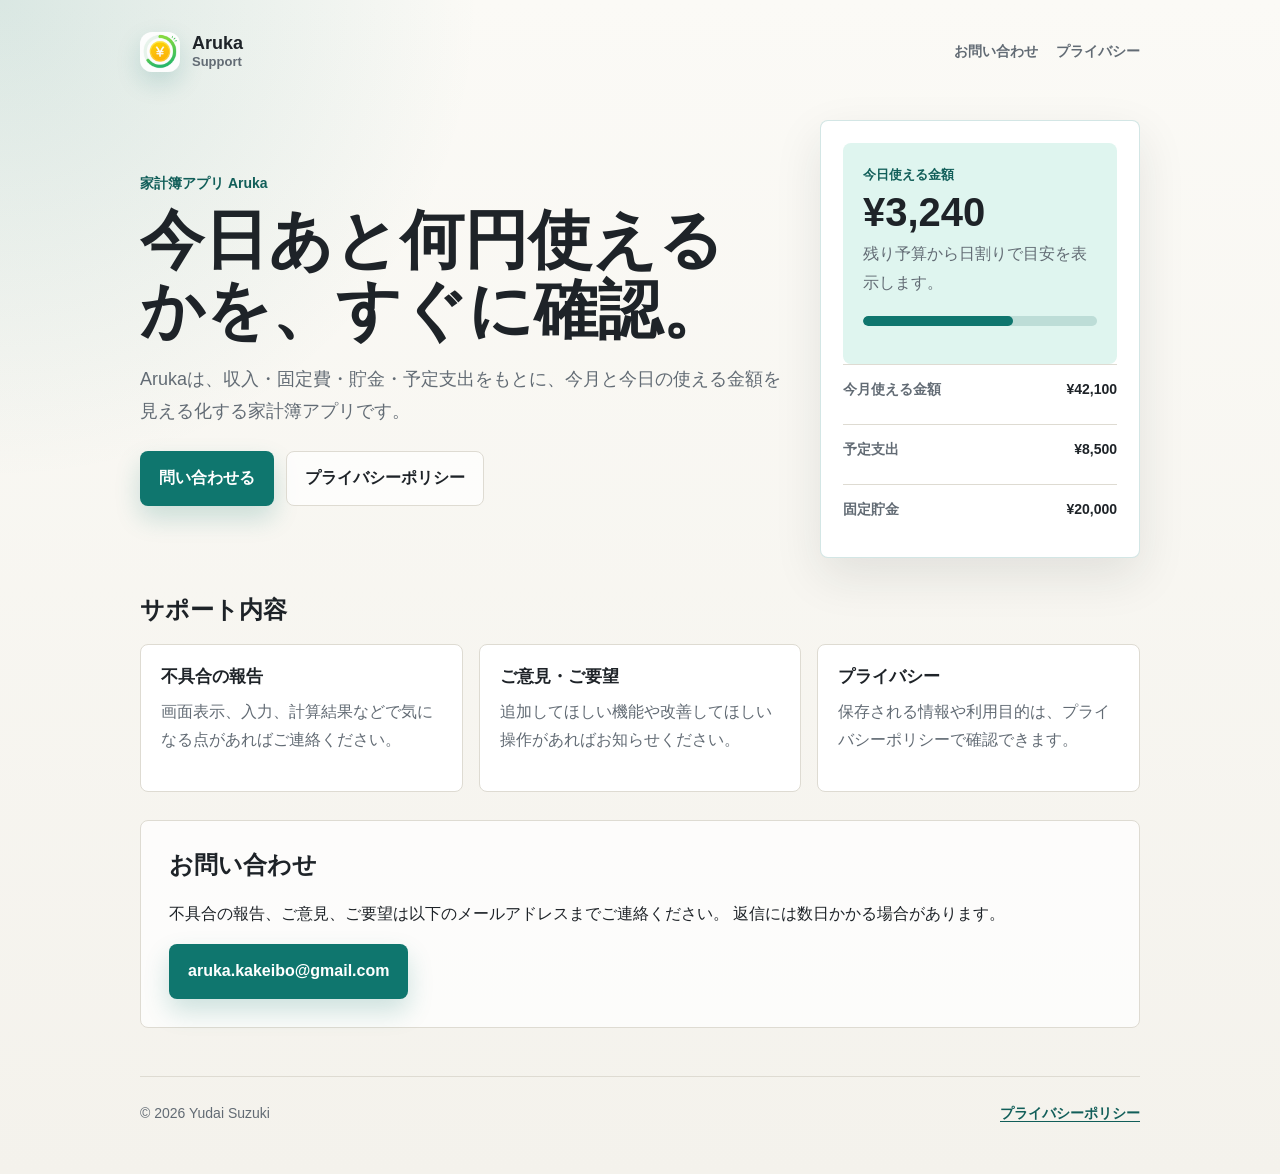
<file: index.html>
<!DOCTYPE html>
<html lang="ja">
<head>
  <meta charset="UTF-8">
  <meta name="viewport" content="width=device-width, initial-scale=1.0">
  <title>Aruka サポート</title>
  <meta name="description" content="家計簿アプリ Aruka のサポートページです。お問い合わせ先とプライバシーポリシーを掲載しています。">
  <link rel="icon" href="./Icon.png">
  <link rel="apple-touch-icon" href="./Icon.png">
  <link rel="stylesheet" href="./style.css">
</head>
<body>
  <div class="page">
    <header class="site-header">
      <a class="brand" href="./index.html" aria-label="Aruka サポート トップ">
        <img class="brand-mark" src="./Icon.png" alt="" width="40" height="40">
        <span>
          <span class="brand-name">Aruka</span>
          <span class="brand-label">Support</span>
        </span>
      </a>
      <nav class="nav" aria-label="ページ内メニュー">
        <a href="#contact">お問い合わせ</a>
        <a href="./privacy.html">プライバシー</a>
      </nav>
    </header>

    <main>
      <section class="hero" aria-labelledby="hero-title">
        <div>
          <p class="eyebrow">家計簿アプリ Aruka</p>
          <h1 id="hero-title">今日あと何円使えるかを、すぐに確認。</h1>
          <p class="lead">
            Arukaは、収入・固定費・貯金・予定支出をもとに、今月と今日の使える金額を見える化する家計簿アプリです。
          </p>
          <div class="actions">
            <a class="button" href="#contact">問い合わせる</a>
            <a class="button secondary" href="./privacy.html">プライバシーポリシー</a>
          </div>
        </div>

        <aside class="app-panel" aria-label="Arukaの表示イメージ">
          <div class="amount-card">
            <p class="amount-label">今日使える金額</p>
            <p class="amount">¥3,240</p>
            <p class="note">残り予算から日割りで目安を表示します。</p>
            <div class="meter" aria-hidden="true"><span></span></div>
          </div>
          <ul class="mini-list">
            <li><span>今月使える金額</span><strong>¥42,100</strong></li>
            <li><span>予定支出</span><strong>¥8,500</strong></li>
            <li><span>固定貯金</span><strong>¥20,000</strong></li>
          </ul>
        </aside>
      </section>

      <section class="section plain" aria-labelledby="features-title">
        <h2 id="features-title">サポート内容</h2>
        <div class="grid">
          <article class="info-card">
            <h3>不具合の報告</h3>
            <p>画面表示、入力、計算結果などで気になる点があればご連絡ください。</p>
          </article>
          <article class="info-card">
            <h3>ご意見・ご要望</h3>
            <p>追加してほしい機能や改善してほしい操作があればお知らせください。</p>
          </article>
          <article class="info-card">
            <h3>プライバシー</h3>
            <p>保存される情報や利用目的は、プライバシーポリシーで確認できます。</p>
          </article>
        </div>
      </section>

      <section id="contact" class="section" aria-labelledby="contact-title">
        <h2 id="contact-title">お問い合わせ</h2>
        <p>
          不具合の報告、ご意見、ご要望は以下のメールアドレスまでご連絡ください。
          返信には数日かかる場合があります。
        </p>
        <div class="actions">
          <a class="button" href="mailto:aruka.kakeibo@gmail.com">
            aruka.kakeibo@gmail.com
          </a>
        </div>
      </section>
    </main>

    <footer class="site-footer">
      <span>© 2026 Yudai Suzuki</span>
      <a href="./privacy.html">プライバシーポリシー</a>
    </footer>
  </div>
</body>
</html>
</file>
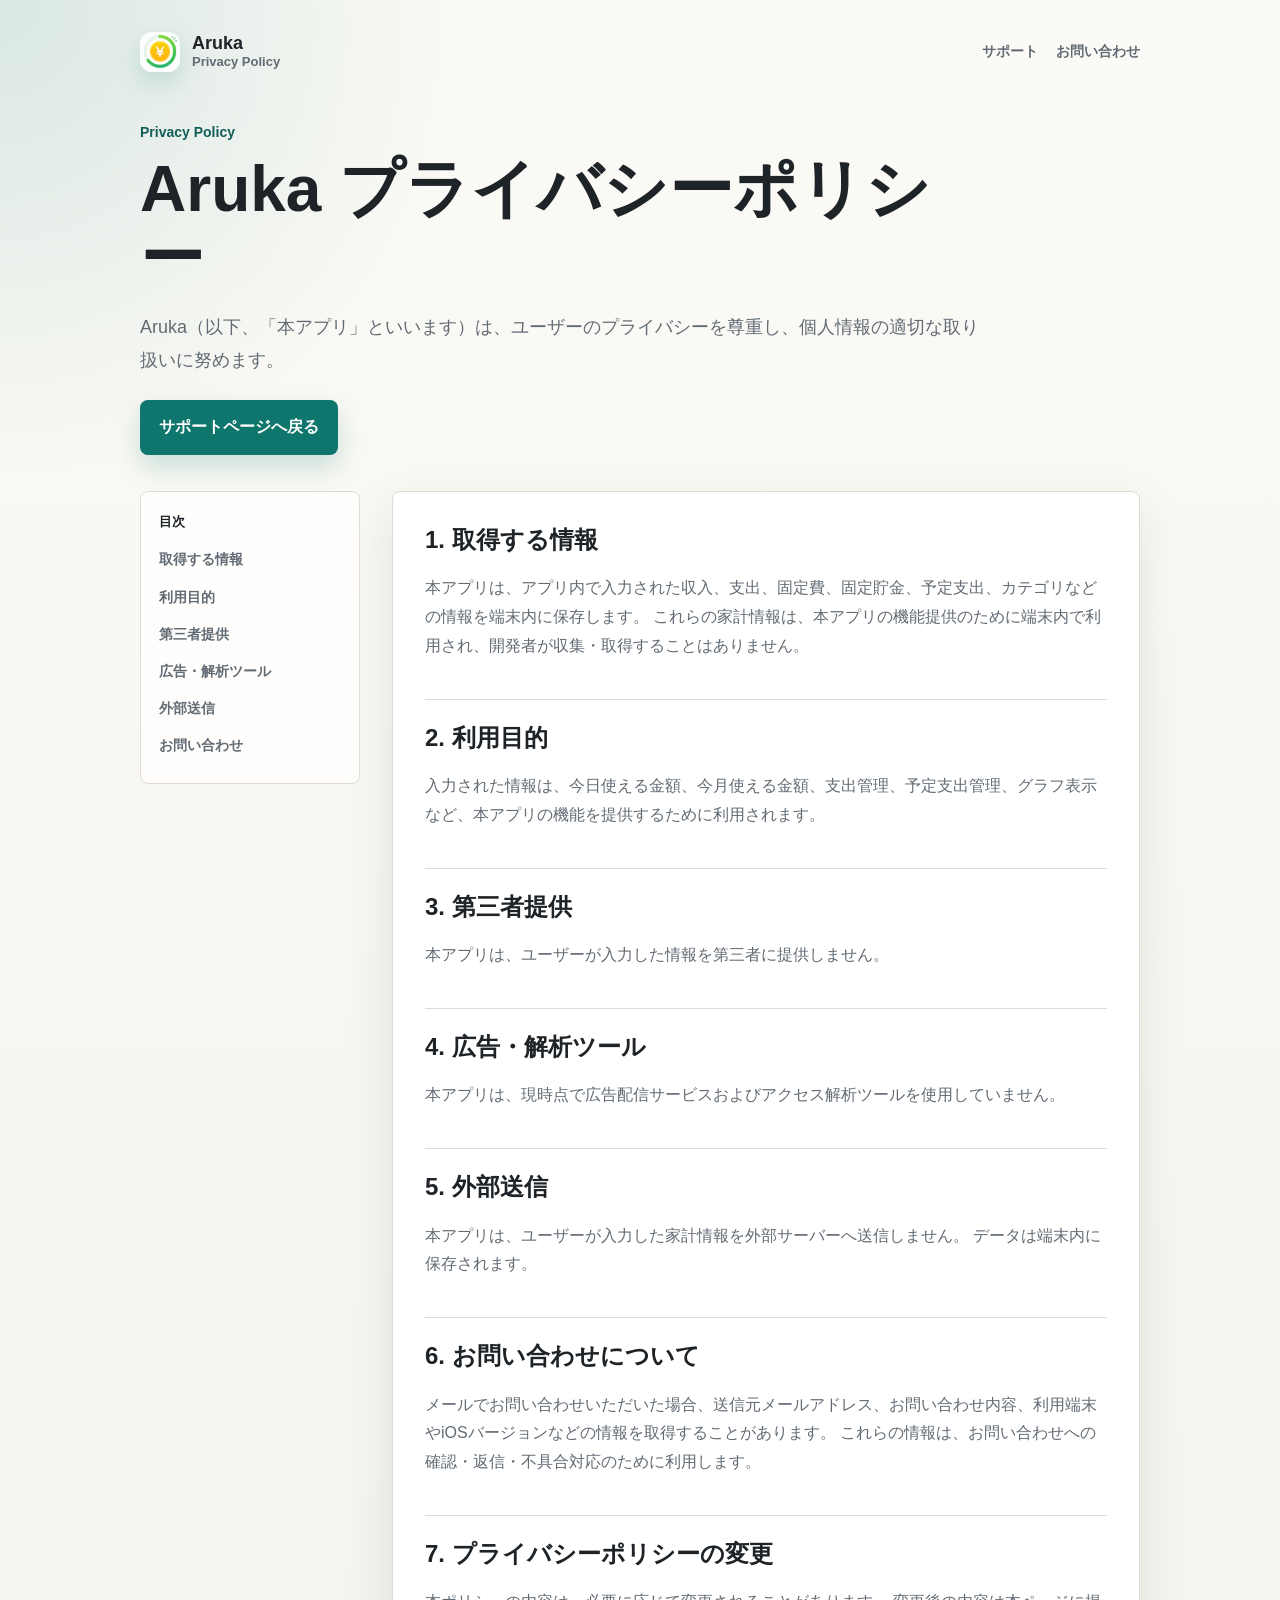
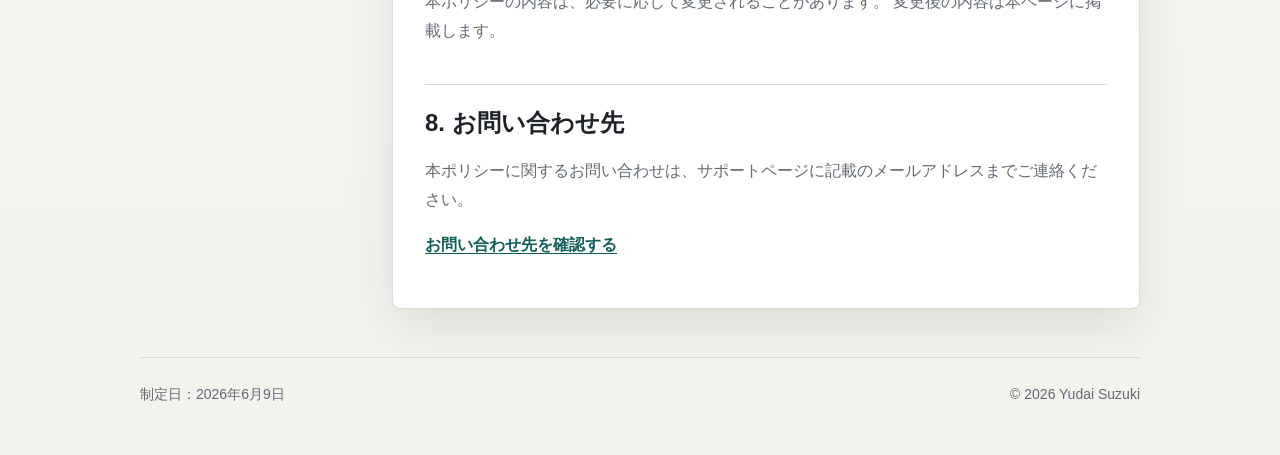
<file: privacy.html>
<!DOCTYPE html>
<html lang="ja">
<head>
  <meta charset="UTF-8">
  <meta name="viewport" content="width=device-width, initial-scale=1.0">
  <title>Aruka プライバシーポリシー</title>
  <meta name="description" content="家計簿アプリ Aruka のプライバシーポリシーです。取得する情報、利用目的、第三者提供、外部送信について掲載しています。">
  <link rel="icon" href="./Icon.png">
  <link rel="apple-touch-icon" href="./Icon.png">
  <link rel="stylesheet" href="./style.css">
</head>
<body>
  <div class="page">
    <header class="site-header">
      <a class="brand" href="./index.html" aria-label="Aruka サポート トップ">
        <img class="brand-mark" src="./Icon.png" alt="" width="40" height="40">
        <span>
          <span class="brand-name">Aruka</span>
          <span class="brand-label">Privacy Policy</span>
        </span>
      </a>
      <nav class="nav" aria-label="ページメニュー">
        <a href="./index.html">サポート</a>
        <a href="#contact">お問い合わせ</a>
      </nav>
    </header>

    <main>
      <section class="hero policy-hero" aria-labelledby="privacy-title">
        <div>
          <p class="eyebrow">Privacy Policy</p>
          <h1 id="privacy-title">Aruka プライバシーポリシー</h1>
          <p class="lead">
            Aruka（以下、「本アプリ」といいます）は、ユーザーのプライバシーを尊重し、個人情報の適切な取り扱いに努めます。
          </p>
          <div class="actions">
            <a class="button" href="./index.html">サポートページへ戻る</a>
          </div>
        </div>
      </section>

      <div class="policy-layout">
        <aside class="toc" aria-label="目次">
          <p>目次</p>
          <a href="#data">取得する情報</a>
          <a href="#purpose">利用目的</a>
          <a href="#third-party">第三者提供</a>
          <a href="#analytics">広告・解析ツール</a>
          <a href="#external">外部送信</a>
          <a href="#inquiry">お問い合わせ</a>
        </aside>

        <article class="policy-content">
          <section id="data">
            <h2>1. 取得する情報</h2>
            <p>
              本アプリは、アプリ内で入力された収入、支出、固定費、固定貯金、予定支出、カテゴリなどの情報を端末内に保存します。
              これらの家計情報は、本アプリの機能提供のために端末内で利用され、開発者が収集・取得することはありません。
            </p>
          </section>

          <section id="purpose">
            <h2>2. 利用目的</h2>
            <p>
              入力された情報は、今日使える金額、今月使える金額、支出管理、予定支出管理、グラフ表示など、本アプリの機能を提供するために利用されます。
            </p>
          </section>

          <section id="third-party">
            <h2>3. 第三者提供</h2>
            <p>
              本アプリは、ユーザーが入力した情報を第三者に提供しません。
            </p>
          </section>

          <section id="analytics">
            <h2>4. 広告・解析ツール</h2>
            <p>
              本アプリは、現時点で広告配信サービスおよびアクセス解析ツールを使用していません。
            </p>
          </section>

          <section id="external">
            <h2>5. 外部送信</h2>
            <p>
              本アプリは、ユーザーが入力した家計情報を外部サーバーへ送信しません。
              データは端末内に保存されます。
            </p>
          </section>

          <section id="inquiry">
            <h2>6. お問い合わせについて</h2>
            <p>
              メールでお問い合わせいただいた場合、送信元メールアドレス、お問い合わせ内容、利用端末やiOSバージョンなどの情報を取得することがあります。
              これらの情報は、お問い合わせへの確認・返信・不具合対応のために利用します。
            </p>
          </section>

          <section>
            <h2>7. プライバシーポリシーの変更</h2>
            <p>
              本ポリシーの内容は、必要に応じて変更されることがあります。
              変更後の内容は本ページに掲載します。
            </p>
          </section>

          <section id="contact">
            <h2>8. お問い合わせ先</h2>
            <p>
              本ポリシーに関するお問い合わせは、サポートページに記載のメールアドレスまでご連絡ください。
            </p>
            <p>
              <a href="./index.html#contact">お問い合わせ先を確認する</a>
            </p>
          </section>
        </article>
      </div>
    </main>

    <footer class="site-footer">
      <span>制定日：2026年6月9日</span>
      <span>© 2026 Yudai Suzuki</span>
    </footer>
  </div>
</body>
</html>
</file>
<file: style.css>
:root {
  color-scheme: light;
  --bg: #f4f2ec;
  --surface: #ffffff;
  --surface-soft: #f8f7f2;
  --text: #1e2328;
  --muted: #626b74;
  --line: #dedbd2;
  --accent: #0f766e;
  --accent-strong: #115e59;
  --accent-soft: #dff5ef;
  --shadow: 0 18px 48px rgba(30, 35, 40, 0.10);
}

* {
  box-sizing: border-box;
}

html {
  scroll-behavior: smooth;
}

body {
  margin: 0;
  color: var(--text);
  background:
    radial-gradient(circle at top left, rgba(15, 118, 110, 0.14), transparent 30rem),
    linear-gradient(180deg, #fbfaf6 0%, var(--bg) 100%);
  font-family: -apple-system, BlinkMacSystemFont, "Segoe UI", "Hiragino Sans", "Hiragino Kaku Gothic ProN", "Yu Gothic", Meiryo, sans-serif;
  font-size: 16px;
  line-height: 1.8;
  letter-spacing: 0;
}

a {
  color: var(--accent-strong);
  font-weight: 700;
  text-decoration-thickness: 0.08em;
  text-underline-offset: 0.18em;
}

.page {
  width: min(100%, 1040px);
  margin: 0 auto;
  padding: 32px 20px 48px;
}

.site-header,
.site-footer {
  display: flex;
  align-items: center;
  justify-content: space-between;
  gap: 16px;
}

.site-header {
  margin-bottom: 48px;
}

.brand {
  display: inline-flex;
  align-items: center;
  gap: 12px;
  color: inherit;
  text-decoration: none;
}

.brand-mark {
  width: 40px;
  height: 40px;
  border-radius: 12px;
  object-fit: cover;
  box-shadow: 0 10px 24px rgba(15, 118, 110, 0.18);
}

.brand-name {
  display: block;
  font-size: 18px;
  font-weight: 800;
  line-height: 1.2;
}

.brand-label {
  display: block;
  color: var(--muted);
  font-size: 13px;
  font-weight: 600;
  line-height: 1.3;
}

.nav {
  display: flex;
  flex-wrap: wrap;
  gap: 8px 18px;
}

.nav a {
  color: var(--muted);
  font-size: 14px;
  font-weight: 700;
  text-decoration: none;
}

.hero {
  display: grid;
  grid-template-columns: minmax(0, 1fr) 320px;
  gap: 32px;
  align-items: center;
  margin-bottom: 36px;
}

.policy-hero {
  display: block;
}

.policy-hero h1,
.policy-hero .lead {
  max-width: 840px;
}

.eyebrow {
  margin: 0 0 10px;
  color: var(--accent-strong);
  font-size: 14px;
  font-weight: 800;
}

h1,
h2,
h3,
p {
  margin-top: 0;
}

h1 {
  max-width: 720px;
  margin-bottom: 18px;
  font-size: clamp(34px, 6vw, 64px);
  line-height: 1.08;
}

h2 {
  margin-bottom: 18px;
  font-size: 24px;
  line-height: 1.35;
}

h3 {
  margin-bottom: 8px;
  font-size: 17px;
  line-height: 1.45;
}

.lead {
  max-width: 720px;
  margin-bottom: 24px;
  color: var(--muted);
  font-size: 18px;
}

.actions {
  display: flex;
  flex-wrap: wrap;
  gap: 12px;
}

.button {
  display: inline-flex;
  align-items: center;
  justify-content: center;
  min-height: 48px;
  padding: 12px 18px;
  border: 1px solid transparent;
  border-radius: 8px;
  background: var(--accent);
  color: #fff;
  font-weight: 800;
  text-decoration: none;
  box-shadow: 0 12px 26px rgba(15, 118, 110, 0.20);
}

.button.secondary {
  border-color: var(--line);
  background: rgba(255, 255, 255, 0.72);
  color: var(--text);
  box-shadow: none;
}

.app-panel {
  padding: 22px;
  border: 1px solid rgba(15, 118, 110, 0.18);
  border-radius: 8px;
  background: var(--surface);
  box-shadow: var(--shadow);
}

.amount-card {
  padding: 20px;
  border-radius: 8px;
  background: var(--accent-soft);
}

.amount-label {
  margin-bottom: 4px;
  color: var(--accent-strong);
  font-size: 13px;
  font-weight: 800;
}

.amount {
  margin-bottom: 6px;
  font-size: 40px;
  font-weight: 900;
  line-height: 1.1;
}

.meter {
  height: 10px;
  margin: 18px 0;
  overflow: hidden;
  border-radius: 999px;
  background: rgba(17, 94, 89, 0.16);
}

.meter span {
  display: block;
  width: 64%;
  height: 100%;
  border-radius: inherit;
  background: var(--accent);
}

.mini-list {
  display: grid;
  gap: 10px;
  margin: 0;
  padding: 0;
  list-style: none;
}

.mini-list li {
  display: flex;
  justify-content: space-between;
  gap: 16px;
  padding: 12px 0;
  border-top: 1px solid var(--line);
  color: var(--muted);
  font-size: 14px;
  font-weight: 700;
}

.mini-list strong {
  color: var(--text);
}

.section {
  margin-top: 28px;
  padding: 28px;
  border: 1px solid var(--line);
  border-radius: 8px;
  background: rgba(255, 255, 255, 0.76);
}

.section.plain {
  padding: 0;
  border: 0;
  background: transparent;
}

.grid {
  display: grid;
  grid-template-columns: repeat(3, minmax(0, 1fr));
  gap: 16px;
}

.info-card {
  padding: 20px;
  border: 1px solid var(--line);
  border-radius: 8px;
  background: var(--surface);
}

.info-card p,
.policy-content p,
.note {
  color: var(--muted);
}

.policy-layout {
  display: grid;
  grid-template-columns: 220px minmax(0, 1fr);
  gap: 32px;
  align-items: start;
}

.toc {
  position: sticky;
  top: 20px;
  padding: 18px;
  border: 1px solid var(--line);
  border-radius: 8px;
  background: rgba(255, 255, 255, 0.76);
}

.toc p {
  margin-bottom: 8px;
  color: var(--text);
  font-size: 13px;
  font-weight: 800;
}

.toc a {
  display: block;
  padding: 6px 0;
  color: var(--muted);
  font-size: 14px;
  font-weight: 700;
  text-decoration: none;
}

.policy-content {
  padding: 32px;
  border: 1px solid var(--line);
  border-radius: 8px;
  background: var(--surface);
  box-shadow: var(--shadow);
}

.policy-content section {
  padding: 22px 0;
  border-bottom: 1px solid var(--line);
}

.policy-content section:first-of-type {
  padding-top: 0;
}

.policy-content section:last-of-type {
  padding-bottom: 0;
  border-bottom: 0;
}

.site-footer {
  margin-top: 48px;
  padding-top: 24px;
  border-top: 1px solid var(--line);
  color: var(--muted);
  font-size: 14px;
}

@media (max-width: 780px) {
  .page {
    padding: 24px 16px 36px;
  }

  .site-header,
  .site-footer {
    align-items: flex-start;
    flex-direction: column;
  }

  .hero,
  .policy-layout {
    grid-template-columns: 1fr;
  }

  .hero {
    gap: 24px;
    margin-bottom: 28px;
  }

  .grid {
    grid-template-columns: 1fr;
  }

  .section,
  .policy-content {
    padding: 22px;
  }

  .toc {
    position: static;
  }
}
</file>
